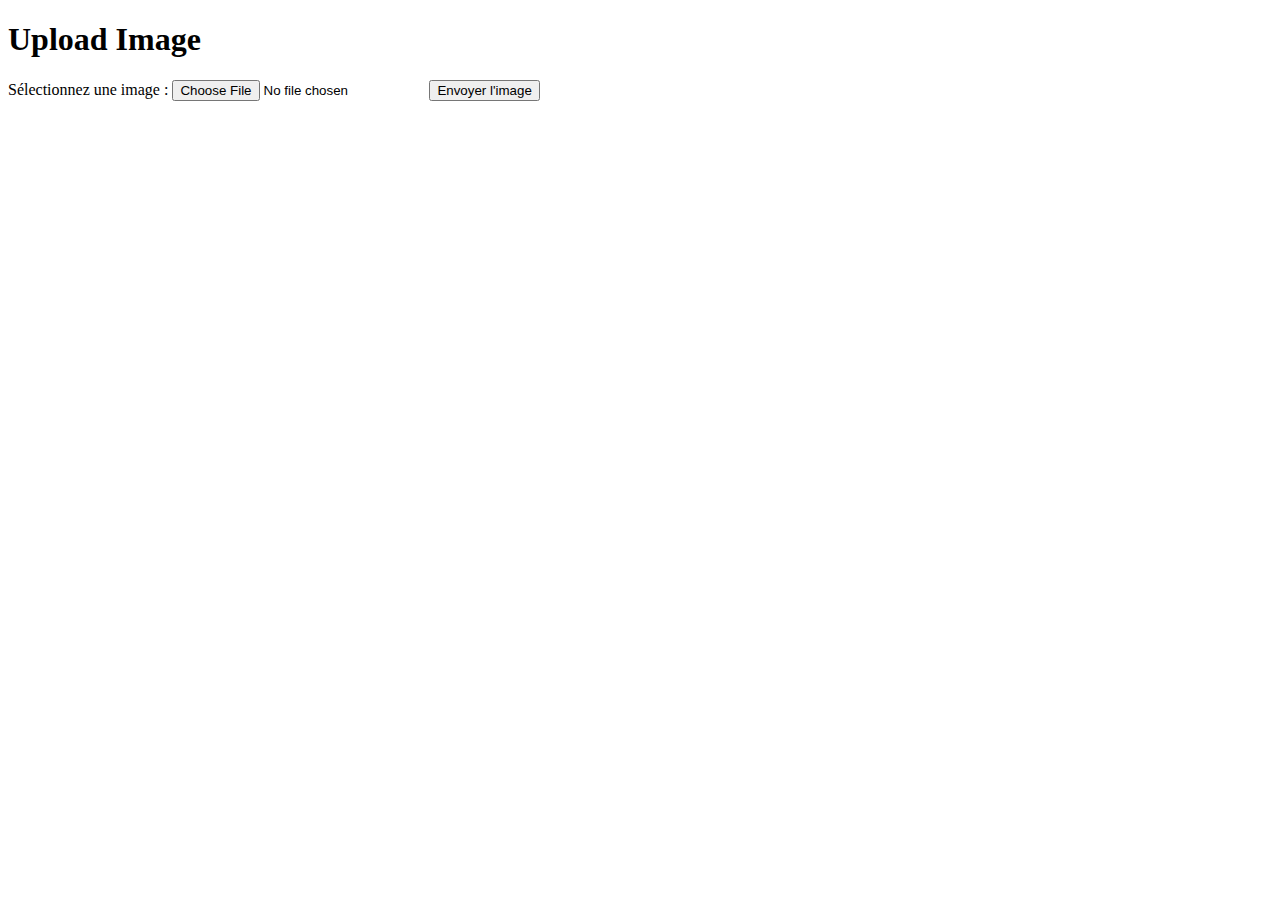
<file: index.html>
<!DOCTYPE html>
<html lang="fr">
<head>
    <meta charset="UTF-8">
    <meta name="viewport" content="width=device-width, initial-scale=1.0">
    <title>Upload Image en Base64</title>
</head>
<body>
    <h1>Upload Image</h1>
    <form id="imageForm">
        <label for="image">Sélectionnez une image :</label>
        <input type="file" id="image" name="image" accept="image/*">
        <button type="submit">Envoyer l'image</button>
    </form>

    <div id="container">
 
    </div>

    <script src="script.js"></script>
</body>
</html>
</file>
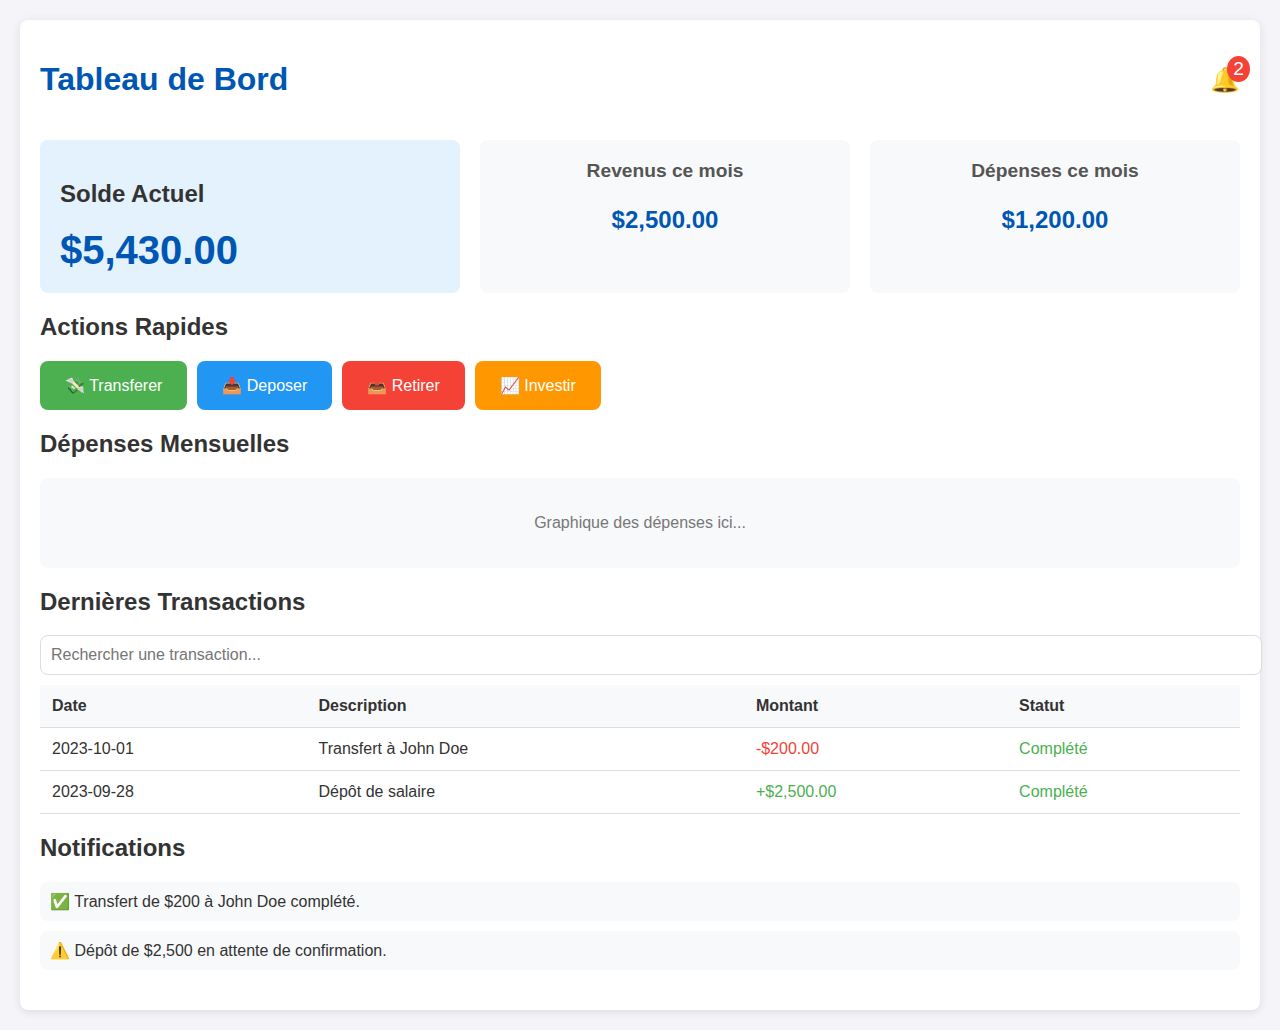
<file: dashboard/main.html>
<!DOCTYPE html>
<html lang="fr">
<head>
    <meta charset="UTF-8">
    <meta name="viewport" content="width=device-width, initial-scale=1.0">
    <title>Dashboard Utilisateur</title>
    <link rel="stylesheet" href="style.css">
</head>
<body>
    <div class="dashboard-container">
        <!-- Header -->
        <header class="dashboard-header">
            <h1>Tableau de Bord</h1>
            <div class="notification-icon">🔔 <span class="notification-count">2</span></div>
        </header>

        <!-- Solde et Statistiques -->
        <section class="balance-stats">
            <div class="balance-section">
                <h2>Solde Actuel</h2>
                <div class="balance-amount">$5,430.00</div>
            </div>
            <div class="stats-section">
                <div class="stat-card">
                    <h3>Revenus ce mois</h3>
                    <p>$2,500.00</p>
                </div>
                <div class="stat-card">
                    <h3>Dépenses ce mois</h3>
                    <p>$1,200.00</p>
                </div>
            </div>
        </section>

        <!-- Actions Rapides -->
        <section class="actions-section">
            <h2>Actions Rapides</h2>
            <div class="action-buttons">
                <button class="btn transfer">💸 Transferer</button>
                <button class="btn deposit">📥 Deposer</button>
                <button class="btn withdraw">📤 Retirer</button>
                <button class="btn invest">📈 Investir</button>
            </div>
        </section>

        <!-- Graphique des Dépenses -->
        <section class="chart-section">
            <h2>Dépenses Mensuelles</h2>
            <div class="chart-placeholder">
                <!-- Intégrez ici un graphique (ex: Chart.js) -->
                <p>Graphique des dépenses ici...</p>
            </div>
        </section>

        <!-- Dernières Transactions -->
        <section class="transactions-section">
            <h2>Dernières Transactions</h2>
            <div class="search-bar">
                <input type="text" placeholder="Rechercher une transaction...">
            </div>
            <table class="transactions-table">
                <thead>
                    <tr>
                        <th>Date</th>
                        <th>Description</th>
                        <th>Montant</th>
                        <th>Statut</th>
                    </tr>
                </thead>
                <tbody>
                    <tr>
                        <td>2023-10-01</td>
                        <td>Transfert à John Doe</td>
                        <td class="debit">-$200.00</td>
                        <td class="status completed">Complété</td>
                    </tr>
                    <tr>
                        <td>2023-09-28</td>
                        <td>Dépôt de salaire</td>
                        <td class="credit">+$2,500.00</td>
                        <td class="status completed">Complété</td>
                    </tr>
                    <!-- Ajouter plus de lignes selon les besoins -->
                </tbody>
            </table>
        </section>

        <!-- Notifications -->
        <section class="notifications-section">
            <h2>Notifications</h2>
            <ul class="notifications-list">
                <li>✅ Transfert de $200 à John Doe complété.</li>
                <li>⚠️ Dépôt de $2,500 en attente de confirmation.</li>
            </ul>
        </section>
    </div>
</body>
</html>
</file>
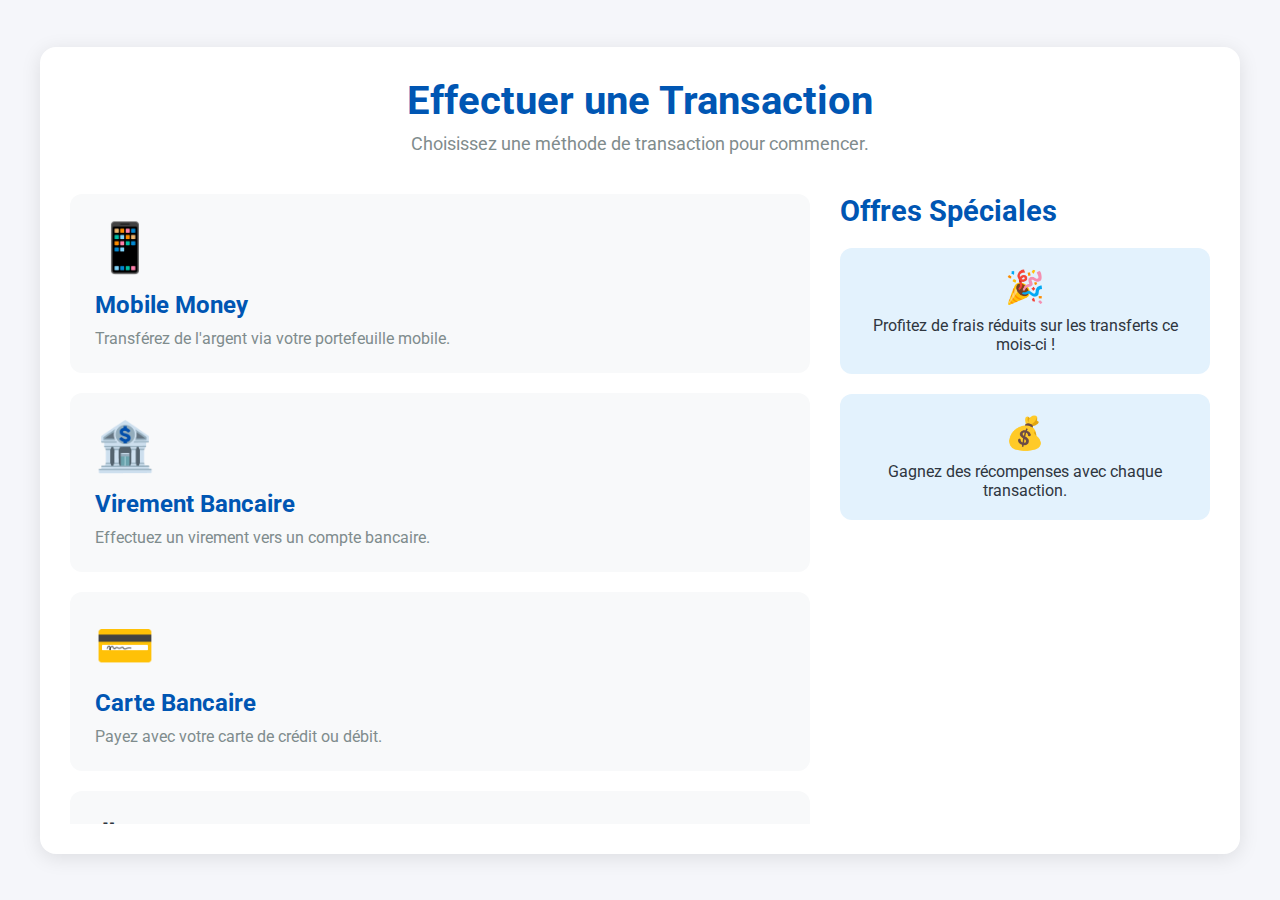
<file: dashboard/transaction.html>
<!DOCTYPE html>
<html lang="fr">
<head>
    <meta charset="UTF-8">
    <meta name="viewport" content="width=device-width, initial-scale=1.0">
    <title>Transaction - App Fintech</title>
    <link rel="stylesheet" href="transaction.css">
    <link href="https://fonts.googleapis.com/css2?family=Roboto:wght@300;400;500;700&display=swap" rel="stylesheet">
</head>
<body>
    <div class="transaction-app">
        <!-- En-tête -->
        <header class="app-header">
            <h1>Effectuer une Transaction</h1>
            <p>Choisissez une méthode de transaction pour commencer.</p>
        </header>

        <!-- Contenu Principal -->
        <div class="main-content">
            <!-- Section Méthodes de Transaction (Gauche) -->
            <section class="methods-section">
                <div class="method-cards">
                    <!-- Mobile Money -->
                    <div class="method-card" data-method="mobile-money">
                        <div class="icon">📱</div>
                        <h3>Mobile Money</h3>
                        <p>Transférez de l'argent via votre portefeuille mobile.</p>
                    </div>
                    <!-- Virement Bancaire -->
                    <div class="method-card" data-method="bank-transfer">
                        <div class="icon">🏦</div>
                        <h3>Virement Bancaire</h3>
                        <p>Effectuez un virement vers un compte bancaire.</p>
                    </div>
                    <!-- Carte Bancaire -->
                    <div class="method-card" data-method="card">
                        <div class="icon">💳</div>
                        <h3>Carte Bancaire</h3>
                        <p>Payez avec votre carte de crédit ou débit.</p>
                    </div>
                    <!-- Crypto-monnaie -->
                    <div class="method-card" data-method="crypto">
                        <div class="icon">₿</div>
                        <h3>Crypto-monnaie</h3>
                        <p>Effectuez des transactions en crypto-monnaie.</p>
                    </div>
                </div>

                <!-- Liste des Sous-Méthodes (Mobile Money) -->
                <div id="subMethods" class="sub-methods hidden">
                    <h3>Choisissez une option :</h3>
                    <div class="sub-method" data-sub-method="airtel-money">Airtel Money</div>
                    <div class="sub-method" data-sub-method="orange-money">Orange Money</div>
                    <div class="sub-method" data-sub-method="lumitel">Lumitel</div>
                </div>
            </section>

            <!-- Section Publicités (Droite) -->
            <aside class="ads-section">
                <h2>Offres Spéciales</h2>
                <div class="ads-cards">
                    <div class="ad-card">
                        <div class="ad-icon">🎉</div>
                        <p>Profitez de frais réduits sur les transferts ce mois-ci !</p>
                    </div>
                    <div class="ad-card">
                        <div class="ad-icon">💰</div>
                        <p>Gagnez des récompenses avec chaque transaction.</p>
                    </div>
                </div>
            </aside>
        </div>

        <!-- Modal pour le Formulaire de Transaction -->
        <div id="transactionModal" class="modal">
            <div class="modal-content">
                <span class="close-modal">&times;</span>
                <h2>Formulaire de Transaction</h2>
                <form id="transactionForm">
                    <div class="input-group">
                        <label for="recipientNumber">Numéro du Bénéficiaire</label>
                        <input type="text" id="recipientNumber" placeholder="Entrez le numéro" required>
                    </div>
                    <div class="input-group">
                        <label for="amount">Montant</label>
                        <input type="number" id="amount" placeholder="Entrez le montant" required>
                    </div>
                    <div class="input-group">
                        <label for="pinCode">Code PIN</label>
                        <input type="password" id="pinCode" placeholder="Entrez votre code PIN" required>
                    </div>
                    <div class="input-group">
                        <label for="motif">Motif de la Transaction</label>
                        <textarea id="motif" placeholder="Entrez le motif (optionnel)"></textarea>
                    </div>
                    <button type="submit" class="btn submit-btn">Confirmer</button>
                </form>
            </div>
        </div>
    </div>

    <script src="transaction.js"></script>
</body>
</html>
</file>
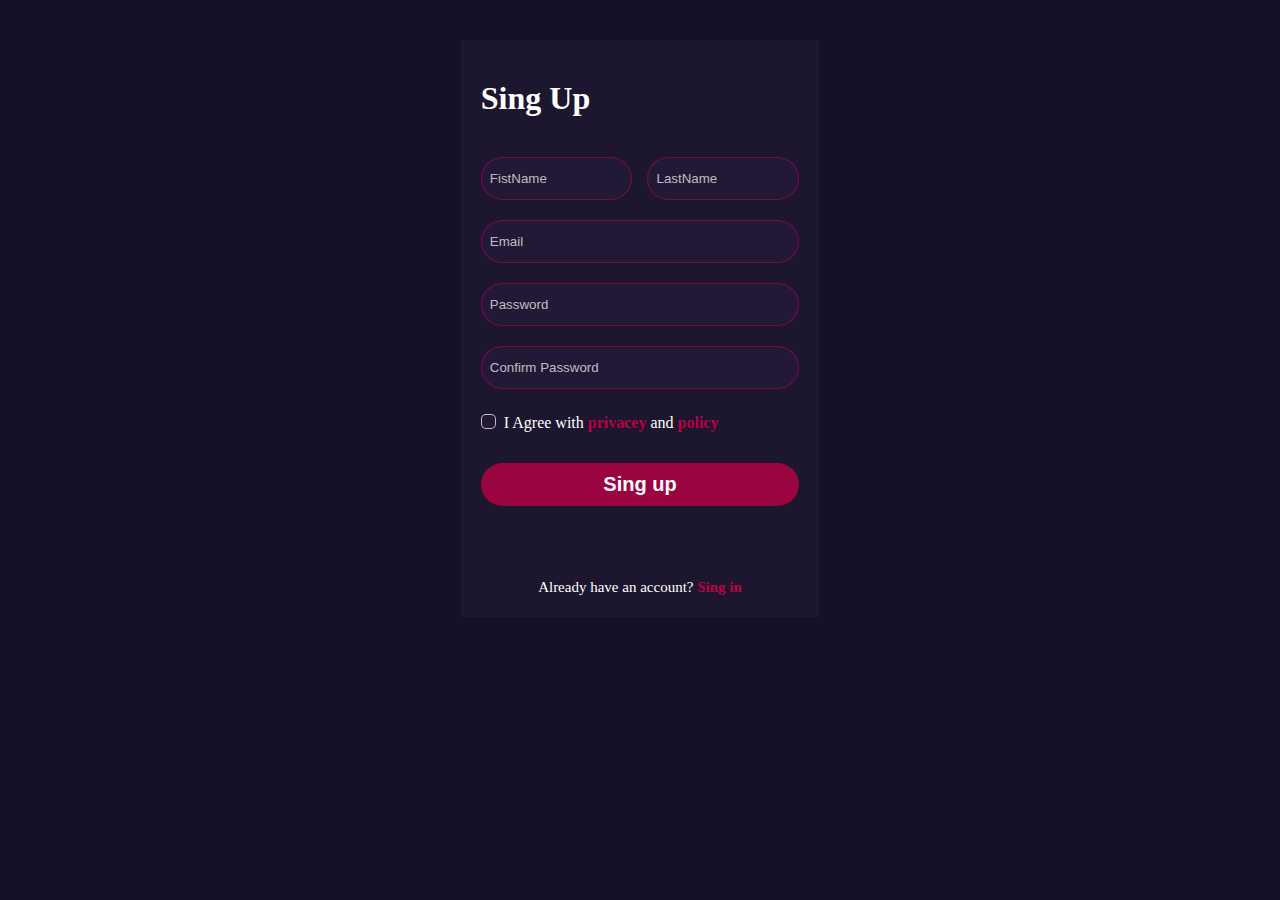
<file: sing-form/main.html>
<!DOCTYPE html>
<html lang="en">
<head>
    <meta charset="UTF-8">
    <meta name="viewport" content="width=device-width, initial-scale=1.0">
    <link rel="stylesheet" href="main.css">
    <title>Document</title>
</head>
<body>
    <form>
        <h1>Sing Up</h1>

        <div class="form-inputs">
            <div class="type-text">
                <input type="text" placeholder="FistName" required>
                <input type="text" placeholder="LastName" required>
            </div>
            <div>
                <input type="email" placeholder="Email" required>
            </div>
            <div>
                <input type="password" placeholder="Password" required>
            </div>
            <div>
                <input type="password" placeholder="Confirm Password" required>
            </div>
        </div>
        <div class="checked">
            <div>
                <input type="checkbox" required>
            </div>
            <div class="terms">
                I Agree with 
                <a href="#" style="font-weight: bold;">privacey</a>
                and 
                <a href="#" style="font-weight: bold;">policy</a>
            </div>
        </div>
        <button>Sing up</button>

        <div class="account">
            <small>
                Already have an account?
                <a href="#" style="font-weight: bold;">Sing in</a>
            </small>
        </div>
    </form>
</body>
</html>
</file>
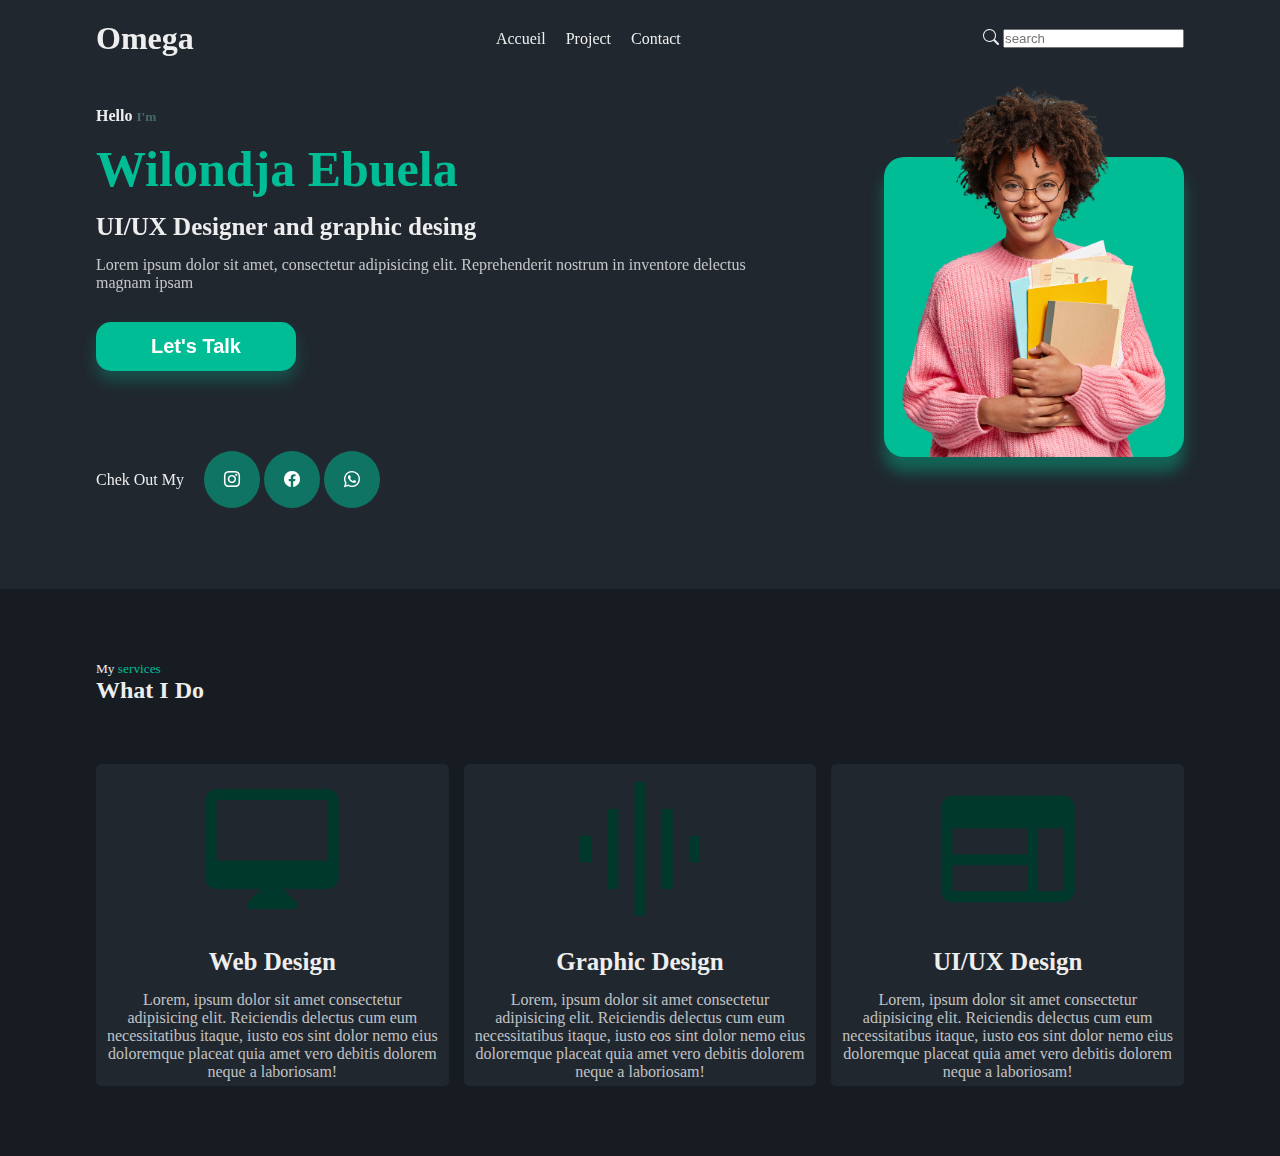
<file: web-page/main.html>
<!DOCTYPE html>
<html lang="en">
<head>
    <meta charset="UTF-8">
    <meta name="viewport" content="width=device-width, initial-scale=1.0">
    <link rel="stylesheet" href="bootstrap-icons-1.11.3/font/bootstrap-icons.css">
    <link rel="stylesheet" href="styles/style.css">
    <title>Document</title>
</head>
<body>

    <!-- L' ENTETE DE LA PAGE -->



    <header>
        <nav>
            <div class="nav-menu">
                <div class="title">
                    <h1>Omega</h1>
                </div>
                <ul>
                    <li>
                        <a href="">Accueil</a>
                    </li>
                    <li>
                        <a href="">Project</a>
                    </li>
                    <li>
                        <a href="">Contact</a>
                    </li>
                </ul>
                <div class="search">
                    <i class="bi bi-search"></i>
                    <input type="search" placeholder="search">
                </div>
            </div>
        </nav>
        <div class="hero">
            <div class="left-hero">
                <div class="content">
                    <b>Hello <small>I'm</small></b>
                    <h2>Wilondja Ebuela</h2>
                    <div>
                        <h3>UI/UX Designer and graphic desing</h3>
                        <p>Lorem ipsum dolor sit amet, consectetur adipisicing elit.
                            Reprehenderit nostrum in inventore delectus <br> magnam ipsam 
                        </p>
                    </div>
                    <div class="btns">
                        <button>Let's Talk</button>
                    </div>
                    <div class="contacts">
                        <p>Chek Out My</p>
                        <div class="contact">
                            <i class="bi bi-instagram"></i>
                            <i class="bi bi-facebook"></i>
                            <i class="bi bi-whatsapp"></i>
                        </div>
                    </div>
                </div>
            </div>
            <div class="right-hero">
                <img src="images/young-black-female.png" alt="">
            </div>
        </div>
    </header>
      
    <!-- FIN DE L' ENTETE DE LA PAGE -->

    <section>
        <div class="container">
            <div class="title">
                <small>My <span>services</span></small>
                <h2>What I Do</h2>
            </div>
            <div class="services">
                <div>
                    <img src="images/desktop_mac.png" alt="">
                    <h3>Web Design</h3>
                    <p>
                        Lorem, ipsum dolor sit amet consectetur adipisicing elit. 
                        Reiciendis delectus cum eum necessitatibus itaque, iusto eos sint dolor 
                        nemo eius doloremque placeat quia amet vero debitis dolorem neque a laboriosam!
                    </p>
                </div>
                <div>
                    <img src="images/graphic.png" alt="">
                    <h3>Graphic Design</h3>
                    <p>
                        Lorem, ipsum dolor sit amet consectetur adipisicing elit. 
                        Reiciendis delectus cum eum necessitatibus itaque, iusto eos sint dolor 
                        nemo eius doloremque placeat quia amet vero debitis dolorem neque a laboriosam!
                    </p>
                </div>
                <div>
                    <img src="images/web.png" alt="">
                    <h3>UI/UX Design</h3>
                    <p>
                        Lorem, ipsum dolor sit amet consectetur adipisicing elit. 
                        Reiciendis delectus cum eum necessitatibus itaque, iusto eos sint dolor 
                        nemo eius doloremque placeat quia amet vero debitis dolorem neque a laboriosam!
                    </p>
                </div>
            </div>
        </div>
    </section>

</body>
</html>
</file>
<file: dashboard/style.css>
body {
    font-family: 'Arial', sans-serif;
    background-color: #f4f4f9;
    color: #333;
    margin: 0;
    padding: 20px;
}

.dashboard-container {
    max-width: 1200px;
    margin: auto;
    background: white;
    padding: 20px;
    border-radius: 8px;
    box-shadow: 0 2px 10px rgba(0,0,0,0.1);
}

.dashboard-header {
    display: flex;
    justify-content: space-between;
    align-items: center;
    margin-bottom: 20px;
}

.dashboard-header h1 {
    color: #0056b3;
}

.notification-icon {
    font-size: 1.5em;
    cursor: pointer;
    position: relative;
}

.notification-count {
    background-color: #f44336;
    color: white;
    border-radius: 50%;
    padding: 2px 6px;
    font-size: 0.8em;
    position: absolute;
    top: -10px;
    right: -10px;
}

.balance-stats {
    display: flex;
    justify-content: space-between;
    gap: 20px;
    margin-bottom: 20px;
}

.balance-section {
    background: #e3f2fd;
    padding: 20px;
    border-radius: 8px;
    flex: 1;
}

.balance-amount {
    font-size: 2.5em;
    color: #0056b3;
    font-weight: bold;
}

.stats-section {
    display: flex;
    gap: 20px;
    flex: 2;
}

.stat-card {
    background: #f8f9fa;
    padding: 20px;
    border-radius: 8px;
    flex: 1;
    text-align: center;
}

.stat-card h3 {
    margin: 0;
    font-size: 1.2em;
    color: #555;
}

.stat-card p {
    font-size: 1.5em;
    color: #0056b3;
    font-weight: bold;
}

.actions-section {
    margin-bottom: 20px;
}

.action-buttons {
    display: flex;
    gap: 10px;
}

.btn {
    padding: 15px 25px;
    border: none;
    border-radius: 8px;
    cursor: pointer;
    font-size: 16px;
    transition: background-color 0.3s;
    display: flex;
    align-items: center;
    gap: 10px;
}

.transfer { background-color: #4CAF50; color: white; }
.deposit { background-color: #2196F3; color: white; }
.withdraw { background-color: #f44336; color: white; }
.invest { background-color: #ff9800; color: white; }

.btn:hover {
    opacity: 0.9;
}

.chart-section {
    margin-bottom: 20px;
}

.chart-placeholder {
    background: #f8f9fa;
    padding: 20px;
    border-radius: 8px;
    text-align: center;
    color: #777;
}

.transactions-section {
    margin-bottom: 20px;
}

.search-bar {
    margin-bottom: 10px;
}

.search-bar input {
    width: 100%;
    padding: 10px;
    border: 1px solid #ddd;
    border-radius: 8px;
    font-size: 16px;
}

.transactions-table {
    width: 100%;
    border-collapse: collapse;
}

.transactions-table th, .transactions-table td {
    text-align: left;
    padding: 12px;
    border-bottom: 1px solid #ddd;
}

.transactions-table th {
    background-color: #f8f9fa;
}

.debit { color: #f44336; }
.credit { color: #4CAF50; }
.status.completed { color: #4CAF50; }
.status.pending { color: #ff9800; }

.notifications-section {
    margin-bottom: 20px;
}

.notifications-list {
    list-style-type: none;
    padding: 0;
}

.notifications-list li {
    background: #f8f9fa;
    padding: 10px;
    border-radius: 8px;
    margin-bottom: 10px;
}
</file>
<file: sing-form/main.css>
*{
    margin: 0;
    padding: 0;
    outline: none;
    box-sizing: border-box;
}

body{
    background: #161126;
}

a{
    color: #b80044;
    text-decoration: none;
}


/*#################
  FORM STYLE
##################*/


form h1{
    margin: 20px 0;
}

form{
    background: #2c234452;
    width: 28%;
    padding: 20px;
    margin:40px auto 0 auto;
    color: #ffffff;
}
form:hover{
    box-shadow: 0 0 30px #b80044de;
    cursor:default;
}

form .form-inputs,
form .form-inputs input{
    width: 100%;
}
form .type-text {
    display: flex;
    gap: 15px;
}

form input{
    padding: 13px 8px;
    margin-top: 20px;
    background: #2c234452;
    color: #eeeeeec6;
    border: 1px solid #b80044a2;
    border-radius: 35px;
}
form input::placeholder{
    color: #eeeeeec6;
}

form .checked{
    display: flex;
    margin-top: 25px;
}
.checked input[type="checkbox"]{
    margin: 0;
    padding:0;
    width: 15px;
    height: 15px;
    border: 1px solid #eeeeeec6;
    border-radius: 5px;
    appearance: none;
    cursor: pointer;
}
.checked input[type="checkbox"]:checked{
    background: #d90145;
}
.checked input[type="checkbox"]:checked::after{
    content: "ok";
    color: #ffffff;
    font-size: 10px;
    text-align: center;
}

form .checked .terms{
    margin-left: 8px;
}


form button{
    width: 100%;
    padding: 10px 5px;
    margin-top: 30px;
    font-weight: bold;
    font-size: 20px;
    color: #ffffff;
    background: #b80044ce;
    border-radius: 35px;
    border: none;
    cursor:pointer;
}
form button:hover{
    background: #d90145;
}

form .account{
    text-align: center;
    margin-top: 70px;
    font-size: 18px;
}

/*#################
  END FORM STYLE
##################*/
</file>
<file: web-page/styles/style.css>
*{
    margin: 0;
    padding: 0;
    outline: none;
    box-sizing: border-box;
    text-decoration: none;
    list-style: none;
}

/* :root{
    --header-color:#20272f;
    --body-color:#171c22;
    --btn-color:#00bd95;
    --icons-color:#00392c;
    --transparent-color:#49686a;
} */


body{
    background-color:#171c22;
    color: #eeeeee;
}

/*################
  HEADER STYLE
#################*/

header{
    background-color: #20272f;
    
}

header nav{
    background-color:#20272f;
    width: 100%;
}
header nav .nav-menu{
    display: flex;
    justify-content: space-between;
    align-items: center;
    width: 85%;
    margin: auto;
    padding: 20px 0;
    position: sticky;
    top: 0;
}
header nav ul{
    display: flex;
    gap: 20px;
}
header nav ul a{
    color: #eeeeee;
}



/* hero style */

header .hero{
    display: flex;
    justify-content: space-between;
    gap: 20px;
    width: 85%;
    margin:30px auto;
    position: relative; 
}
.left-hero .content b small{
    color: #49686a;
}
.left-hero .content h2{
    font-size: 50px;
    font-weight: bold;
    color: #00bd95;
    margin: 15px 0;
}
.left-hero .content :nth-child(3){
    margin-bottom: 10px;
}
.left-hero .content :nth-child(3) h3{
    margin-bottom: 15px;
    font-weight: bold;
    font-size: 25px;
}
.left-hero .content :nth-child(3) p{
    color: #e8e8e8d1;
}
.left-hero .content .btns{
    margin-top: 30px;
}
.left-hero .content .btns button{
    padding: 13px 5px;
    font-size: 20px;
    font-weight: bold;
    border: none;
    background-color: #00bd95;
    color: #ffffff;
    border-radius: 15px;
    box-shadow: 0 10px 15px #00bd9449;
    width: 200px;
}
.left-hero .content .contacts{
    display: flex;
    align-items: center;
    gap: 20px;
    margin: 100px 0;
}
.left-hero .content .contacts .contact i{
    padding: 20px 20px;
    background-color: #00bd9484;
    border-radius: 50%;
    color: #ffffff;
}


.hero .right-hero{
    width: 300px;
    height: 300px;
    background-color: #00bd95;
    border-radius: 20px;
    box-shadow: 0 15px 15px #00bd9469;
    margin-top: 50px;
    position: relative;
}
.hero .right-hero img{
    width: 100%;
    height: 100%;
    object-fit: cover;
    object-position: bottom;
    overflow: visible;
}

/*################
  END HEADER STYLE
#################*/




/*################
  SECTION STYLE
#################*/


.container{
    width: 85%;
    margin:70px auto;
}

.container .title small span{
    color: #00bd95;
}

.container .services{
    margin-top: 60px;
    display: flex;
    gap: 15px;
    border-radius: 5px;
    text-align: center;
}
.container .services div{
    background-color: #20272f;
    border-radius: 5px;
    padding: 5px 10px;
}
.container .services div h3{
    margin: 15px 0;
    font-size: 25px;
}
.container .services div p{
    color: #e8e8e8d1;
}

/*################
  END SECTION STYLE
#################*/







@media screen and (max-width:900px) {
    header nav ul{
        display: none;
    }
    header .hero{
        flex-wrap: wrap;
        justify-content: center;
        text-align: center;
        padding-bottom: 40px;
    }
    .left-hero .content .contacts{
        justify-content: center;
    }
    .container .services{
        flex-wrap: wrap;
    }
    
}

@media screen and (max-width:350px){
    .left-hero .content .contacts{
        flex-direction: column;
        row-gap: 50px;
    }
}
</file>
<file: dashboard/transaction.css>
/* Reset et Polices */
* {
    margin: 0;
    padding: 0;
    box-sizing: border-box;
}

body {
    font-family: 'Roboto', sans-serif;
    background-color: #f5f6fa;
    color: #2f3640;
    display: flex;
    justify-content: center;
    align-items: center;
    min-height: 100vh;
    padding: 20px;
}

.transaction-app {
    background: white;
    border-radius: 16px;
    box-shadow: 0 4px 20px rgba(0, 0, 0, 0.1);
    width: 100%;
    max-width: 1200px;
    padding: 30px;
    display: flex;
    flex-direction: column;
    gap: 20px;
}

.app-header {
    text-align: center;
    margin-bottom: 20px;
}

.app-header h1 {
    font-size: 2.5rem;
    color: #0056b3;
    margin-bottom: 10px;
}

.app-header p {
    font-size: 1.1rem;
    color: #7f8c8d;
}

.main-content {
    display: flex;
    gap: 20px;
}

/* Section Méthodes de Transaction (Gauche) */
.methods-section {
    flex: 2;
    max-height: 70vh;
    overflow-y: auto;
    padding-right: 10px;
}

.method-cards {
    display: flex;
    flex-direction: column;
    gap: 20px;
}

.method-card {
    background: #f8f9fa;
    padding: 25px;
    border-radius: 12px;
    cursor: pointer;
    transition: transform 0.3s, box-shadow 0.3s;
}

.method-card:hover {
    transform: translateY(-5px);
    box-shadow: 0 6px 20px rgba(0, 0, 0, 0.1);
}

.method-card .icon {
    font-size: 3rem;
    margin-bottom: 15px;
}

.method-card h3 {
    font-size: 1.5rem;
    color: #0056b3;
    margin-bottom: 10px;
}

.method-card p {
    font-size: 1rem;
    color: #7f8c8d;
}

/* Liste des Sous-Méthodes */
.sub-methods {
    margin-top: 20px;
    padding: 20px;
    background: #e3f2fd;
    border-radius: 12px;
}

.sub-methods.hidden {
    display: none;
}

.sub-method {
    padding: 15px;
    background: white;
    border-radius: 8px;
    margin-bottom: 10px;
    cursor: pointer;
    transition: background-color 0.3s;
}

.sub-method:hover {
    background-color: #f8f9fa;
}

/* Section Publicités (Droite) */
.ads-section {
    flex: 1;
    max-height: 70vh;
    position: sticky;
    top: 20px;
}

.ads-section h2 {
    font-size: 1.8rem;
    color: #0056b3;
    margin-bottom: 20px;
}

.ads-cards {
    display: flex;
    flex-direction: column;
    gap: 20px;
}

.ad-card {
    background: #e3f2fd;
    padding: 20px;
    border-radius: 12px;
    text-align: center;
}

.ad-card .ad-icon {
    font-size: 2rem;
    margin-bottom: 10px;
}

.ad-card p {
    font-size: 1rem;
    color: #2f3640;
}

/* Modal Styles */
.modal {
    display: none;
    position: fixed;
    top: 0;
    left: 0;
    width: 100%;
    height: 100%;
    background-color: rgba(0, 0, 0, 0.5);
    justify-content: center;
    align-items: center;
}

.modal-content {
    background: white;
    padding: 30px;
    border-radius: 16px;
    width: 100%;
    max-width: 400px;
    position: relative;
    box-shadow: 0 4px 20px rgba(0, 0, 0, 0.1);
}

.close-modal {
    position: absolute;
    top: 15px;
    right: 15px;
    font-size: 24px;
    cursor: pointer;
    color: #7f8c8d;
}

.modal h2 {
    font-size: 1.8rem;
    color: #0056b3;
    margin-bottom: 20px;
}

.input-group {
    margin-bottom: 20px;
}

.input-group label {
    display: block;
    font-size: 1rem;
    color: #2f3640;
    margin-bottom: 5px;
}

.input-group input, .input-group textarea {
    width: 100%;
    padding: 12px;
    border: 1px solid #ddd;
    border-radius: 8px;
    font-size: 1rem;
    transition: border-color 0.3s;
}

.input-group input:focus, .input-group textarea:focus {
    border-color: #0056b3;
    outline: none;
}

.submit-btn {
    background-color: #4CAF50;
    color: white;
    border: none;
    padding: 12px 20px;
    border-radius: 8px;
    cursor: pointer;
    width: 100%;
    font-size: 1rem;
    transition: background-color 0.3s;
}

.submit-btn:hover {
    background-color: #45a049;
}

/* Responsive Design */
@media (max-width: 768px) {
    .main-content {
        flex-direction: column;
    }

    .methods-section, .ads-section {
        max-height: none;
    }

    .ads-section {
        position: static;
    }
}
</file>
